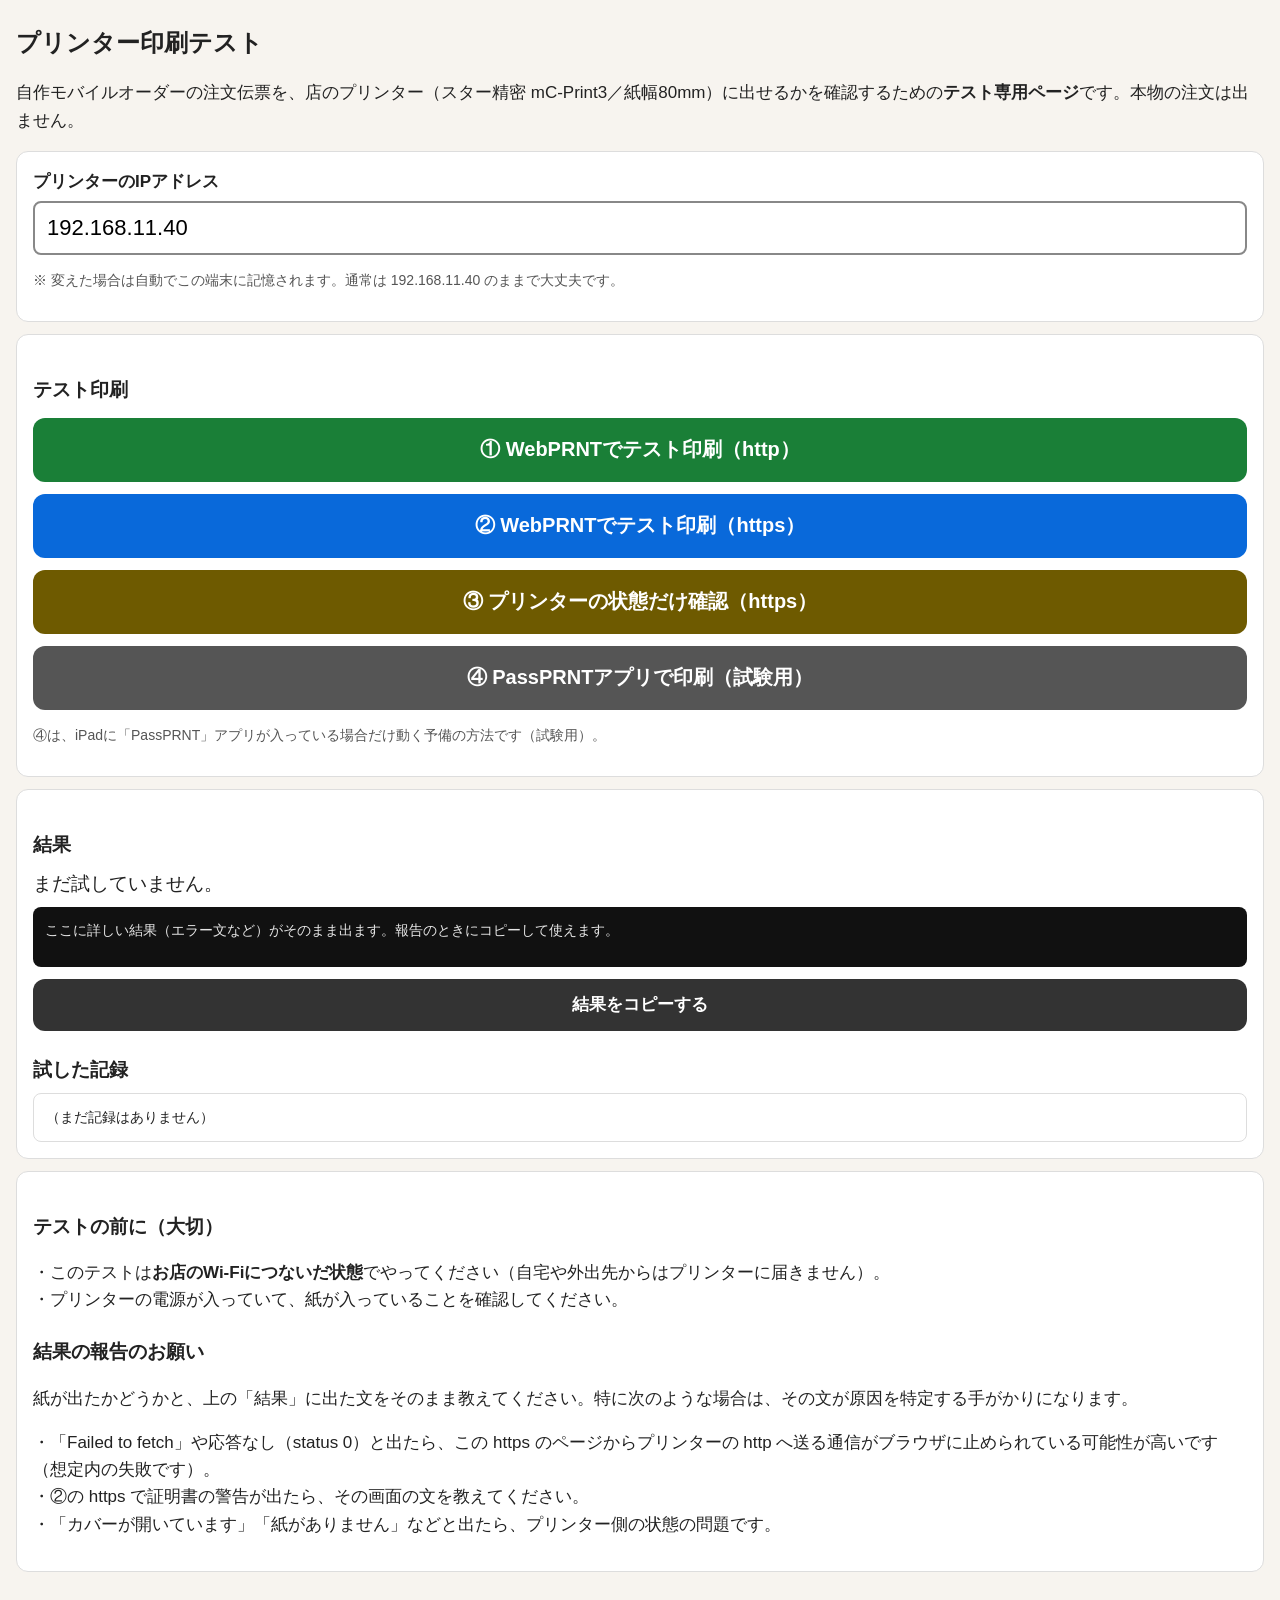
<file: print-test.html>
<!DOCTYPE html>
<html lang="ja">
<head>
<meta charset="UTF-8">
<meta name="viewport" content="width=device-width, initial-scale=1.0">
<title>プリンター印刷テスト｜るべりえ</title>
<style>
* { box-sizing: border-box;}
body { font-family: -apple-system, "Hiragino Sans", "Noto Sans JP", sans-serif; margin: 0; padding: 16px; background: #f7f4ef; color: #222; font-size: 17px; line-height: 1.6;}
h1 { font-size: 24px; margin: 8px 0 4px;}
h2 { font-size: 19px; margin: 24px 0 8px;}
.card { background: #fff; border: 1px solid #ddd; border-radius: 12px; padding: 16px; margin: 12px 0;}
label { font-weight: bold; display: block; margin-bottom: 6px;}
input[type="text"] { width: 100%; font-size: 22px; padding: 12px; border: 2px solid #888; border-radius: 8px;}
button { display: block; width: 100%; min-height: 64px; font-size: 20px; font-weight: bold; border: none; border-radius: 12px; padding: 14px 12px; margin: 12px 0; cursor: pointer; color: #fff;}
button:disabled { opacity: 0.5;}
.btn-http { background: #1a7f37;}
.btn-https { background: #0969da;}
.btn-status { background: #6e5a00;}
.btn-passprnt { background: #555;}
.small { font-size: 14px; color: #555;}
#result { white-space: pre-wrap; word-break: break-all; background: #111; color: #e6e6e6; border-radius: 8px; padding: 12px; font-size: 14px; min-height: 60px;}
#log { white-space: pre-wrap; word-break: break-all; background: #fff; border: 1px solid #ddd; border-radius: 8px; padding: 12px; font-size: 14px;}
.ok { color: #1a7f37; font-weight: bold;}
.ng { color: #c0392b; font-weight: bold;}
#latest { font-size: 19px; margin: 8px 0;}
</style>
</head>
<body>
<h1>プリンター印刷テスト</h1>
<p>自作モバイルオーダーの注文伝票を、店のプリンター（スター精密 mC-Print3／紙幅80mm）に出せるかを確認するための<strong>テスト専用ページ</strong>です。本物の注文は出ません。</p>

<div class="card">
<label for="printerIp">プリンターのIPアドレス</label>
<input type="text" id="printerIp" inputmode="decimal" autocomplete="off" value="192.168.11.40">
<p class="small">※ 変えた場合は自動でこの端末に記憶されます。通常は 192.168.11.40 のままで大丈夫です。</p>
</div>

<div class="card">
<h2>テスト印刷</h2>
<button class="btn-http" id="btnHttp">① WebPRNTでテスト印刷（http）</button>
<button class="btn-https" id="btnHttps">② WebPRNTでテスト印刷（https）</button>
<button class="btn-status" id="btnStatus">③ プリンターの状態だけ確認（https）</button>
<button class="btn-passprnt" id="btnPassprnt">④ PassPRNTアプリで印刷（試験用）</button>
<p class="small">④は、iPadに「PassPRNT」アプリが入っている場合だけ動く予備の方法です（試験用）。</p>
</div>

<div class="card">
<h2>結果</h2>
<p id="latest">まだ試していません。</p>
<div id="result">ここに詳しい結果（エラー文など）がそのまま出ます。報告のときにコピーして使えます。</div>
<button id="btnCopy" style="background:#333; min-height:52px; font-size:17px;">結果をコピーする</button>
<h2>試した記録</h2>
<div id="log">（まだ記録はありません）</div>
</div>

<div class="card">
<h2>テストの前に（大切）</h2>
<p>・このテストは<strong>お店のWi-Fiにつないだ状態</strong>でやってください（自宅や外出先からはプリンターに届きません）。<br>
・プリンターの電源が入っていて、紙が入っていることを確認してください。</p>
<h2>結果の報告のお願い</h2>
<p>紙が出たかどうかと、上の「結果」に出た文をそのまま教えてください。特に次のような場合は、その文が原因を特定する手がかりになります。</p>
<p>・「Failed to fetch」や応答なし（status 0）と出たら、この https のページからプリンターの http へ送る通信がブラウザに止められている可能性が高いです（想定内の失敗です）。<br>
・②の https で証明書の警告が出たら、その画面の文を教えてください。<br>
・「カバーが開いています」「紙がありません」などと出たら、プリンター側の状態の問題です。</p>
</div>

<script src="js/star-webprint-builder.js"></script>
<script src="js/star-webprint-trader.js"></script>
<script>
(function () {
var IP_KEY = 'printTestPrinterIp';
var ipInput = document.getElementById('printerIp');
var latestEl = document.getElementById('latest');
var resultEl = document.getElementById('result');
var logEl = document.getElementById('log');
var logLines = [];

try {
var saved = localStorage.getItem(IP_KEY);
if (saved) ipInput.value = saved;
} catch (e) {}
ipInput.addEventListener('change', function () {
try { localStorage.setItem(IP_KEY, ipInput.value.trim());} catch (e) {}
});

function nowStr() {
var d = new Date();
function p(n) { return (n < 10? '0': '') + n;}
return d.getFullYear() + '/' + p(d.getMonth() + 1) + '/' + p(d.getDate()) + ' ' + p(d.getHours()) + ':' + p(d.getMinutes()) + ':' + p(d.getSeconds());
}

function getIp() {
var ip = ipInput.value.trim();
try { localStorage.setItem(IP_KEY, ip);} catch (e) {}
return ip;
}

function showResult(title, ok, detail) {
latestEl.innerHTML = (ok? '<span class="ok">✅ ': '<span class="ng">❌ ') + title + '</span>';
resultEl.textContent = detail;
logLines.unshift('' + title + '\n' + detail);
logEl.textContent = logLines.join('\n\n');
}

function hintFor(text) {
var hints = [];
if (/Failed to fetch|status: 0|NetworkError|Load failed/i.test(text)) {
hints.push('ヒント: 「Failed to fetch」等は、httpsのページからプリンターのhttpへ送る通信がブラウザに止められた可能性が高いです（想定内の失敗パターンです）。');
}
if (/certificate|SSL|trust|証明書/i.test(text)) {
hints.push('ヒント: 証明書が信頼されていない可能性が高いです。');
}
if (/timeout|時間内/i.test(text)) {
hints.push('ヒント: 時間内に応答がありませんでした。お店のWi-Fiにつながっているか、IPアドレスが合っているか確認してください。');
}
return hints.length? '\n' + hints.join('\n'): '';
}

function buildTicketRequest() {
var builder = new StarWebPrintBuilder();
var req = '';
req += builder.createInitializationElement({ reset: 'true'});
req += builder.createAlignmentElement({ position: 'center'});
req += builder.createTextElement({ data: 'るべりえ\n', emphasis: 'true', width: 2, height: 2, codepage: 'utf8'});
req += builder.createTextElement({ data: '\n', emphasis: 'true', width: 2, height: 2, codepage: 'utf8'});
req += builder.createTextElement({ data: '新規注文・未受付\n', emphasis: 'true', width: 2, height: 2, codepage: 'utf8'});
req += builder.createAlignmentElement({ position: 'left'});
req += builder.createTextElement({ data: '--------------------------------\n', codepage: 'utf8'});
req += builder.createTextElement({ data: '受け取り 12:30\n', emphasis: 'true', codepage: 'utf8'});
req += builder.createTextElement({ data: 'テスト注文 太郎 様\n', codepage: 'utf8'});
req += builder.createTextElement({ data: 'マルゲリータ ×1\n', codepage: 'utf8'});
req += builder.createTextElement({ data: '揚げピザ（白菜）×2\n', codepage: 'utf8'});
req += builder.createTextElement({ data: '--------------------------------\n', codepage: 'utf8'});
req += builder.createTextElement({ data: '合計 ¥2,160\n', emphasis: 'true', codepage: 'utf8'});
req += builder.createTextElement({ data: '※これはテスト印刷です。\n実際の注文ではありません。\n', codepage: 'utf8'});
req += builder.createFeedElement({ line: 3});
req += builder.createCutPaperElement({ feed: 'true', type: 'partial'});
return req;
}

function describeStatus(trader, res) {
var parts = [];
try {
if (trader.isCoverOpen(res)) parts.push('カバーが開いています');
if (trader.isOffLine(res)) parts.push('オフライン（印刷できない状態）です');
if (trader.isPaperEnd(res)) parts.push('紙がありません');
if (trader.isPaperNearEnd(res)) parts.push('紙が残りわずかです');
if (trader.isPaperPresent(res)) parts.push('紙は入っています');
if (trader.isAutoCutterError(res)) parts.push('カッターエラーです');
if (trader.isNonRecoverableError(res)) parts.push('復帰できないエラーです');
if (trader.isHighTemperatureStop(res)) parts.push('高温で停止しています');
} catch (e) {}
return parts;
}

// scheme: 'http' | 'https', mode: 'print' | 'status'
function sendWebPrnt(scheme, mode, btn) {
var ip = getIp();
if (!ip) { showResult('IPアドレスが空です', false, 'プリンターのIPアドレスを入力してください。'); return;}
var url = scheme + '://' + ip + '/StarWebPRNT/SendMessage';
var label = (mode === 'status'? '状態確認': 'テスト印刷') + '（' + scheme + '）';
btn.disabled = true;
latestEl.textContent = '送信中…（最大20秒ほど待ちます）';
resultEl.textContent = label + ' を送信しています。送り先: ' + url;

var request;
try {
if (mode === 'status') {
var b = new StarWebPrintBuilder();
request = b.createInitializationElement({ reset: 'true'});
} else {
request = buildTicketRequest();
}
} catch (e) {
btn.disabled = false;
showResult(label + ' 失敗（伝票データ作成エラー）', false, 'エラー: ' + (e && e.message? e.message: e));
return;
}

var trader = new StarWebPrintTrader({ url: url, timeout: 20000});
var settled = false;
var watchdog = setTimeout(function () {
if (settled) return;
settled = true;
btn.disabled = false;
var detail = label + '\n送り先: ' + url + '\n結果: 25秒たっても応答がありませんでした（タイムアウト）。' + hintFor('timeout');
showResult(label + ' 応答なし', false, detail);
}, 25000);

trader.onReceive = function (res) {
if (settled) return;
settled = true;
clearTimeout(watchdog);
btn.disabled = false;
var statusDesc = describeStatus(trader, res);
var success = (res.traderSuccess === 'true');
var detail = label + '\n送り先: ' + url +
'\ntraderSuccess: ' + res.traderSuccess +
'\ntraderCode: ' + res.traderCode +
'\ntraderStatus: ' + res.traderStatus +
'\nHTTP status: ' + res.status +
(statusDesc.length? '\nプリンターの状態: ' + statusDesc.join(' / '): '') +
'\n応答そのまま:\n' + res.responseText;
if (mode === 'status') {
showResult('状態確認 ' + (statusDesc.length? '：' + statusDesc.join(' / '): '：応答あり'), true, detail);
} else {
showResult(success? 'テスト印刷 成功（プリンターが受け付けました）': 'テスト印刷 失敗（プリンターがエラーを返しました）', success, detail + (success? '': hintFor(detail)));
}
};
trader.onError = function (res) {
if (settled) return;
settled = true;
clearTimeout(watchdog);
btn.disabled = false;
var detail = label + '\n送り先: ' + url +
'\n結果: エラー\nstatus: ' + (res && res.status!== undefined? res.status: '(なし)') +
'\n応答そのまま:\n' + (res && res.responseText? res.responseText: '(なし)');
showResult(label + ' エラー', false, detail + hintFor(detail));
};
trader.onTimeout = function () {
if (settled) return;
settled = true;
clearTimeout(watchdog);
btn.disabled = false;
var detail = label + '\n送り先: ' + url + '\n結果: プリンターから時間内に応答がありませんでした（trader timeout）。' + hintFor('timeout');
showResult(label + ' タイムアウト', false, detail);
};

try {
trader.sendMessage({ request: request});
} catch (e) {
if (settled) return;
settled = true;
clearTimeout(watchdog);
btn.disabled = false;
var detail2 = label + '\n送り先: ' + url + '\n結果: 送信時に例外が発生しました\nエラー: ' + (e && e.message? e.message: e);
showResult(label + ' 例外エラー', false, detail2 + hintFor(detail2));
}
}

function printViaPassPrnt() {
var ip = getIp();
var html = '<html><head><meta charset="utf-8"></head><body style="font-family:sans-serif;">' +
'<div style="text-align:center;font-size:28px;font-weight:bold;">るべりえ</div>' +
'<div style="text-align:center;font-size:28px;font-weight:bold;"></div>' +
'<div style="text-align:center;font-size:28px;font-weight:bold;">新規注文・未受付</div>' +
'<hr>' +
'<div style="font-size:22px;font-weight:bold;">受け取り 12:30</div>' +
'<div style="font-size:22px;">テスト注文 太郎 様</div>' +
'<div style="font-size:22px;">マルゲリータ ×1</div>' +
'<div style="font-size:22px;">揚げピザ（白菜）×2</div>' +
'<hr>' +
'<div style="font-size:22px;font-weight:bold;">合計 ¥2,160</div>' +
'<div style="font-size:20px;">※これはテスト印刷です。実際の注文ではありません。</div>' +
'</body></html>';
// Star PassPRNT 公式マニュアル (iOS版 Data Specifications) の形式:
// starpassprnt://v1/print/nopreview?back=<戻り先>&html=<HTML>&size=576&port=TCP:<IP>
// size=576 は mC-Print3 の80mm幅 (576ドット)。port は PassPRNT のプリンター設定があれば省略可だが、明示する。
var uri = 'starpassprnt://v1/print/nopreview?' +
'back=' + encodeURIComponent(window.location.href) +
'&html=' + encodeURIComponent(html) +
'&size=576' +
(ip? '&port=' + encodeURIComponent('TCP:' + ip): '');
var detail = 'PassPRNT（試験用）\n送り先URLスキーム: starpassprnt://v1/print/nopreview\nプリンター指定: ' + (ip? 'TCP:' + ip: '(PassPRNT側の設定)') + '\nPassPRNTアプリへ切り替わります。印刷できたか、紙が出たか教えてください。アプリが入っていない場合は何も起きません。';
showResult('PassPRNTを呼び出しました', true, detail);
window.location.href = uri;
}

document.getElementById('btnHttp').addEventListener('click', function () { sendWebPrnt('http', 'print', this);});
document.getElementById('btnHttps').addEventListener('click', function () { sendWebPrnt('https', 'print', this);});
document.getElementById('btnStatus').addEventListener('click', function () { sendWebPrnt('https', 'status', this);});
document.getElementById('btnPassprnt').addEventListener('click', function () { printViaPassPrnt();});
document.getElementById('btnCopy').addEventListener('click', function () {
var text = resultEl.textContent;
if (navigator.clipboard && navigator.clipboard.writeText) {
navigator.clipboard.writeText(text).then(function () { latestEl.textContent = '結果をコピーしました。';}, function () { latestEl.textContent = 'コピーできませんでした。結果の文を長押しで選んでコピーしてください。';});
} else {
latestEl.textContent = 'この端末では自動コピーできません。結果の文を長押しで選んでコピーしてください。';
}
});
})();
</script>
</body>
</html>
</file>
